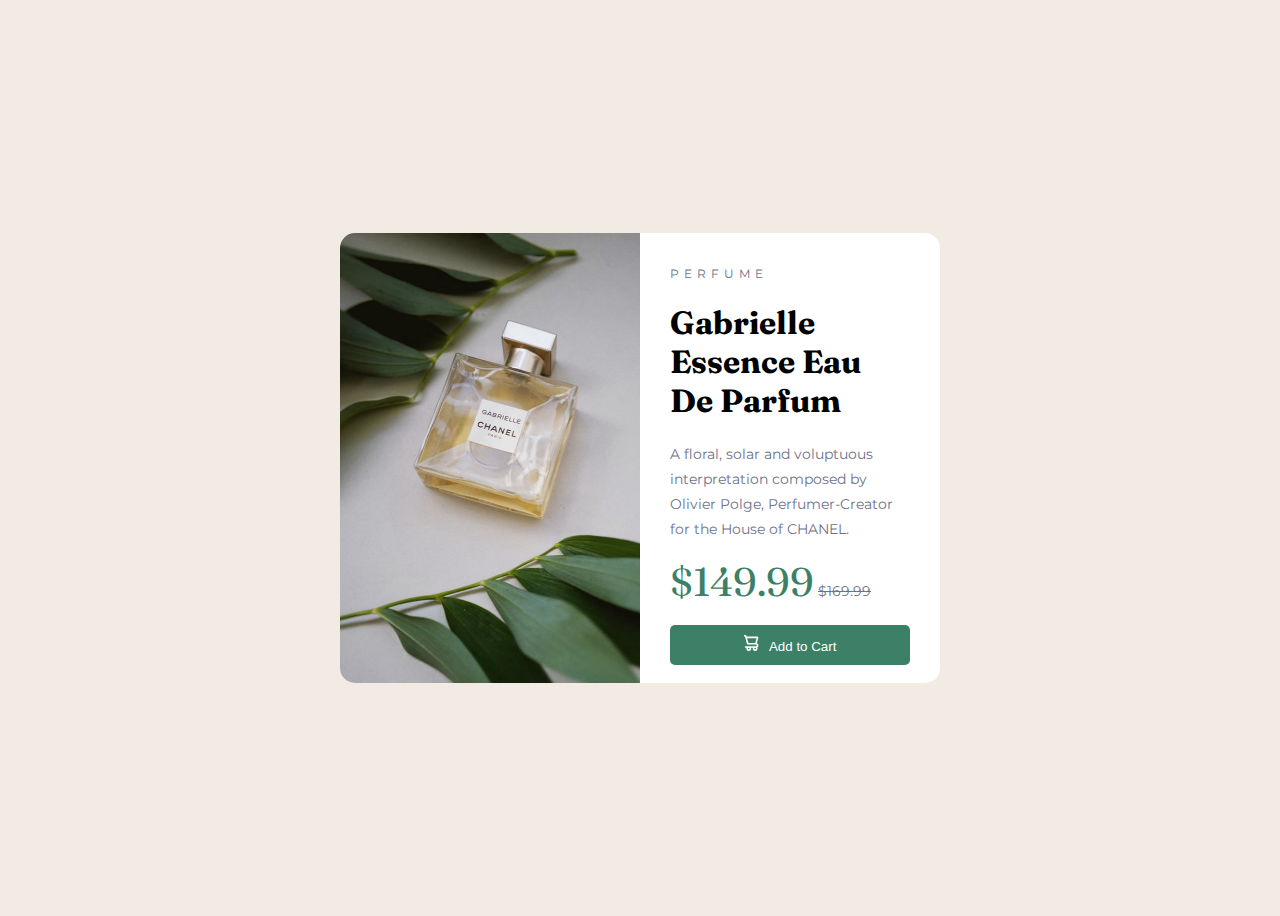
<file: index.html>
<!DOCTYPE html>
<html lang="en">
<head> 

  
  <link rel="preconnect" href="https://fonts.googleapis.com">
  <link rel="preconnect" href="https://fonts.googleapis.com">
  <link rel="preconnect" href="https://fonts.gstatic.com" crossorigin>
  <link href="https://fonts.googleapis.com/css2?family=Fraunces:wght@700&family=Montserrat:wght@500;700&display=swap" rel="stylesheet">
  <link rel="stylesheet" href="style.css">
  <title>GABRIELLE CHANEL</title>
</head>
<body >
 <div class="principal">
  <div class="img">
    <img src="images/image-product-desktop.jpg" alt="imagen del producto" class="primera" width="200" height="200">
  </div>
  <div class="text">
    <span class="perfume">PERFUME</span>
    <h1>Gabrielle Essence Eau De Parfum</h1>
    <p id="parrafo">A floral, solar and voluptuous interpretation composed by Olivier Polge, Perfumer-Creator for the House of CHANEL.</p>
    <div>
      <span class="pn">$149.99</span> <spam class="pa">$169.99</spam>
    </div>
    <br>
    <button class="boton"><img src="images/icon-cart.svg"><span> &nbsp; Add to Cart</span></button>
  </div>
 </div> 
</body>
</body>
</html>
</file>
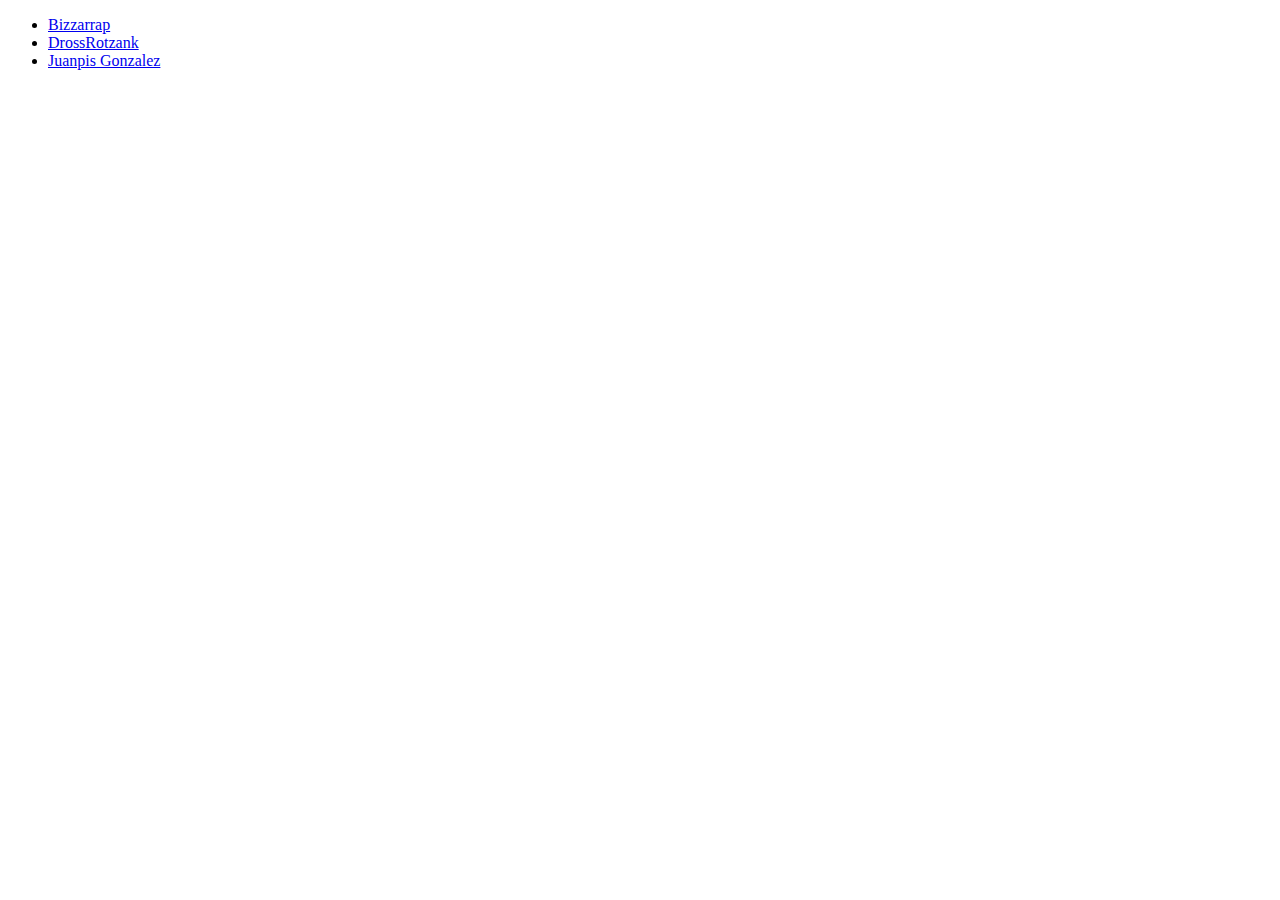
<file: programar.html>
<!DOCTYPE html>
<html lang="en">
<head>
    <title>Ejercicio de Introducción a HTML en OpenBootcamp</title>
</head>
<body>
    <!--este es mi primer comentario de dos líneas
    Aprendiendo a documentar mi código con OpenBootcamp-->
    <ul>
        <li><a href="https://www.youtube.com/@Bizarrap">Bizzarrap</a></li>
        <li><a href="https://www.youtube.com/@DrossRotzank">DrossRotzank </a></li>
        <li><a href="https://www.youtube.com/@JuanpisGonzalez">Juanpis Gonzalez</a></li>
    </ul>
</body>
</html>
</file>
<file: style.css>
body{
    display:flex;
    justify-content: center;
    align-items: center;
    background-color:hsl(30, 38%, 92%);
    height: 100vh;
}

.principal{
    display: grid;
    grid-template-columns:1fr 1fr;
    justify-content: center;
    background-color: white;
    border-radius: 15px;
    height: 450px;
    width: 600px;
}


.primera{
    display: block;
    border-radius:15px 0 0 15px;
    height: 450px;
    width: 100%;
}

.text{
    font-family: "montserrat";
    padding: 30px 30px;
}

.perfume{
    color: hsl(228, 12%, 48%);
    letter-spacing:5px;
    font-size: 12px;
}

#parrafo{
    color: hsl(228, 12%, 48%);
    font-size: 14px;
    line-height:1.8;
}
h1{
    font-family:Fraunces, serif;
}
.pa{
    text-decoration: line-through;
    color: hsl(228, 12%, 48%);
    font-size: 14px;
}

.pn{
    font-size: 40px;
    font-family:Fraunces, serif ;
    color: hsl(158, 36%, 37%);
}

.boton{
    color: hsl(0, 0%, 100%);
    display:block;
    padding: 5px 10px;
    border-radius:  5px;
    border: none;
    height: 40px;
    width: 100%;
    background: hsl(158, 36%, 37%);
    cursor: pointer;
}

.boton:hover {
    background-color:hsl(157, 78%, 11%) ;
}
</file>
